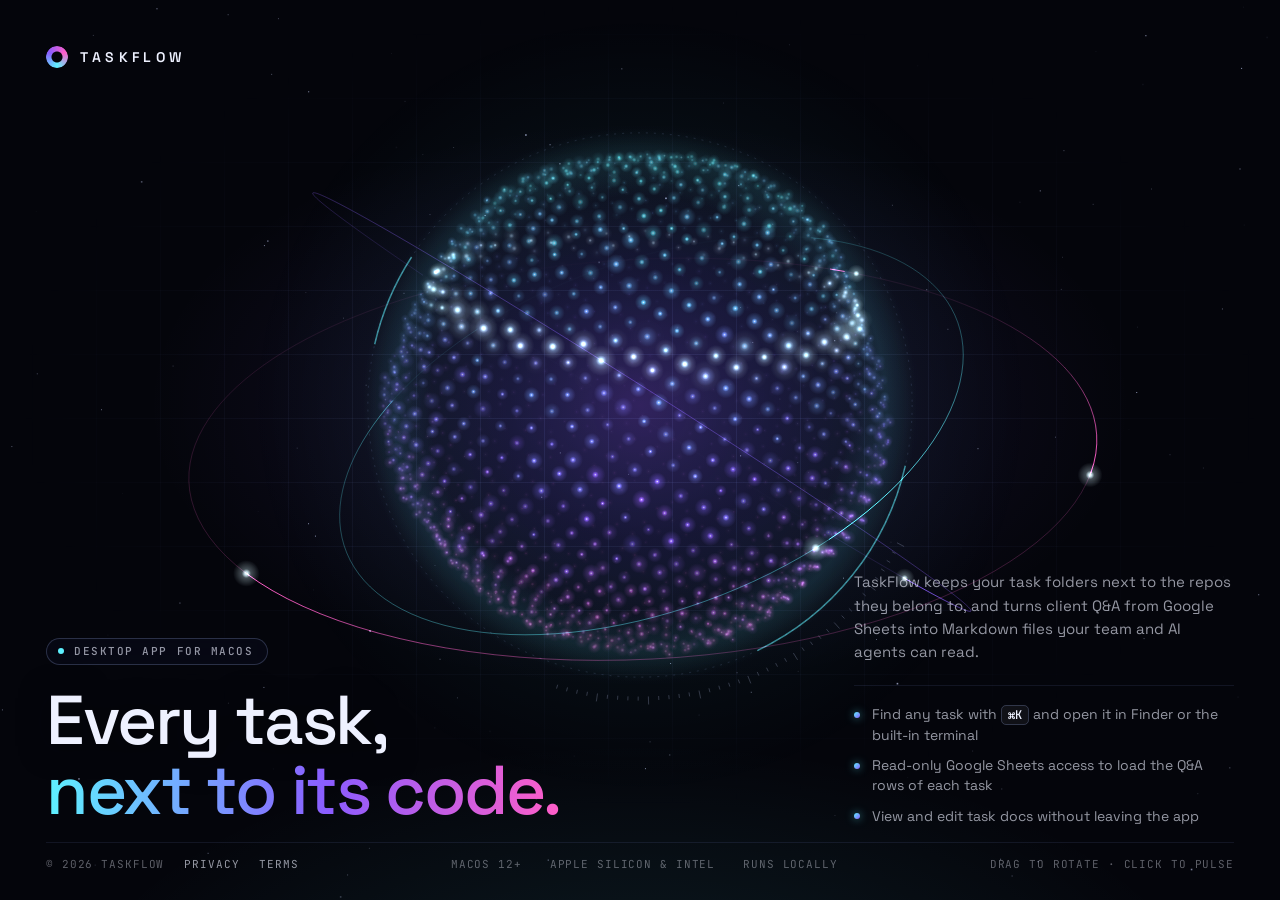
<file: index.html>
<!doctype html>
<html lang="en">
<head>
  <meta charset="utf-8" />
  <meta name="viewport" content="width=device-width, initial-scale=1, viewport-fit=cover" />
  <title>TaskFlow · Task folders, repos and client Q&amp;A in one macOS app</title>
  <meta name="description" content="TaskFlow is a macOS app that keeps task folders next to the repos they belong to, with ⌘K search, a built-in terminal and client Q&amp;A pulled from Google Sheets as Markdown." />
  <meta name="robots" content="index, follow" />
  <link rel="canonical" href="https://bsv-hainguyen.github.io/landing/" />
  <meta name="theme-color" content="#04050b" />
  <meta name="color-scheme" content="dark" />

  <!-- Icons -->
  <link rel="icon" href="favicon.ico" sizes="32x32" />
  <link rel="icon" href="favicon.svg" type="image/svg+xml" />
  <link rel="apple-touch-icon" href="apple-touch-icon.png" />

  <!-- Open Graph -->
  <meta property="og:type" content="website" />
  <meta property="og:site_name" content="TaskFlow" />
  <meta property="og:locale" content="en_US" />
  <meta property="og:url" content="https://bsv-hainguyen.github.io/landing/" />
  <meta property="og:title" content="TaskFlow · Every task, next to its code" />
  <meta property="og:description" content="A macOS app that keeps task folders next to their repos and turns client Q&amp;A from Google Sheets into Markdown." />
  <meta property="og:image" content="https://bsv-hainguyen.github.io/landing/og-image.png" />
  <meta property="og:image:width" content="1200" />
  <meta property="og:image:height" content="630" />
  <meta property="og:image:alt" content="TaskFlow: a glowing particle globe next to the headline Every task, next to its code." />

  <!-- Twitter / X -->
  <meta name="twitter:card" content="summary_large_image" />
  <meta name="twitter:title" content="TaskFlow · Every task, next to its code" />
  <meta name="twitter:description" content="A macOS app that keeps task folders next to their repos and turns client Q&amp;A from Google Sheets into Markdown." />
  <meta name="twitter:image" content="https://bsv-hainguyen.github.io/landing/og-image.png" />

  <script type="application/ld+json">
    {
      "@context": "https://schema.org",
      "@type": "SoftwareApplication",
      "name": "TaskFlow",
      "url": "https://bsv-hainguyen.github.io/landing/",
      "description": "A macOS app that keeps task folders next to the repos they belong to and turns client Q&A from Google Sheets into Markdown files.",
      "operatingSystem": "macOS 12 or later",
      "applicationCategory": "DeveloperApplication"
    }
  </script>

  <link rel="preconnect" href="https://fonts.googleapis.com" />
  <link rel="preconnect" href="https://fonts.gstatic.com" crossorigin />
  <link rel="stylesheet" href="https://fonts.googleapis.com/css2?family=JetBrains+Mono:wght@400;500&family=Space+Grotesk:wght@400;500;600&display=swap" />
  <link rel="stylesheet" href="styles.css" />
</head>
<body>
  <div class="backdrop" aria-hidden="true"></div>
  <canvas id="scene" aria-hidden="true"></canvas>

  <div class="page">
    <header class="nav reveal" style="--d: 0.05s">
      <div class="brand">
        <span class="brand-mark" aria-hidden="true"></span>
        <span>TASKFLOW</span>
      </div>
    </header>

    <main class="hero">
      <section class="copy">
        <p class="eyebrow reveal" style="--d: 0.25s">
          <span class="pulse-dot" aria-hidden="true"></span>
          Desktop app for macOS
        </p>
        <h1 class="reveal" style="--d: 0.35s">
          Every task,<br />
          <span class="grad">next to its code.</span>
        </h1>
      </section>

      <div class="aside">
        <p class="lead reveal" style="--d: 0.5s">
          TaskFlow keeps your task folders next to the repos they belong to,
          and turns client Q&amp;A from Google Sheets into Markdown files
          your team and AI agents can read.
        </p>
        <ul class="features reveal" style="--d: 0.6s">
          <li>Find any task with <kbd>⌘K</kbd> and open it in Finder or the built-in terminal</li>
          <li>Read-only Google Sheets access to load the Q&amp;A rows of each task</li>
          <li>View and edit task docs without leaving the app</li>
        </ul>
      </div>
    </main>

    <footer class="foot reveal" style="--d: 0.75s">
      <span class="foot-left">
        <span>&copy; 2026 TaskFlow</span>
        <nav class="legal" aria-label="Legal">
          <a href="privacy.html">Privacy</a>
          <a href="terms.html">Terms</a>
        </nav>
      </span>
      <span class="facts">
        <span>macOS 12+</span>
        <span>Apple Silicon &amp; Intel</span>
        <span>Runs locally</span>
      </span>
      <span class="hint" aria-hidden="true">Drag to rotate &middot; Click to pulse</span>
    </footer>
  </div>

  <script src="main.js"></script>
</body>
</html>
</file>
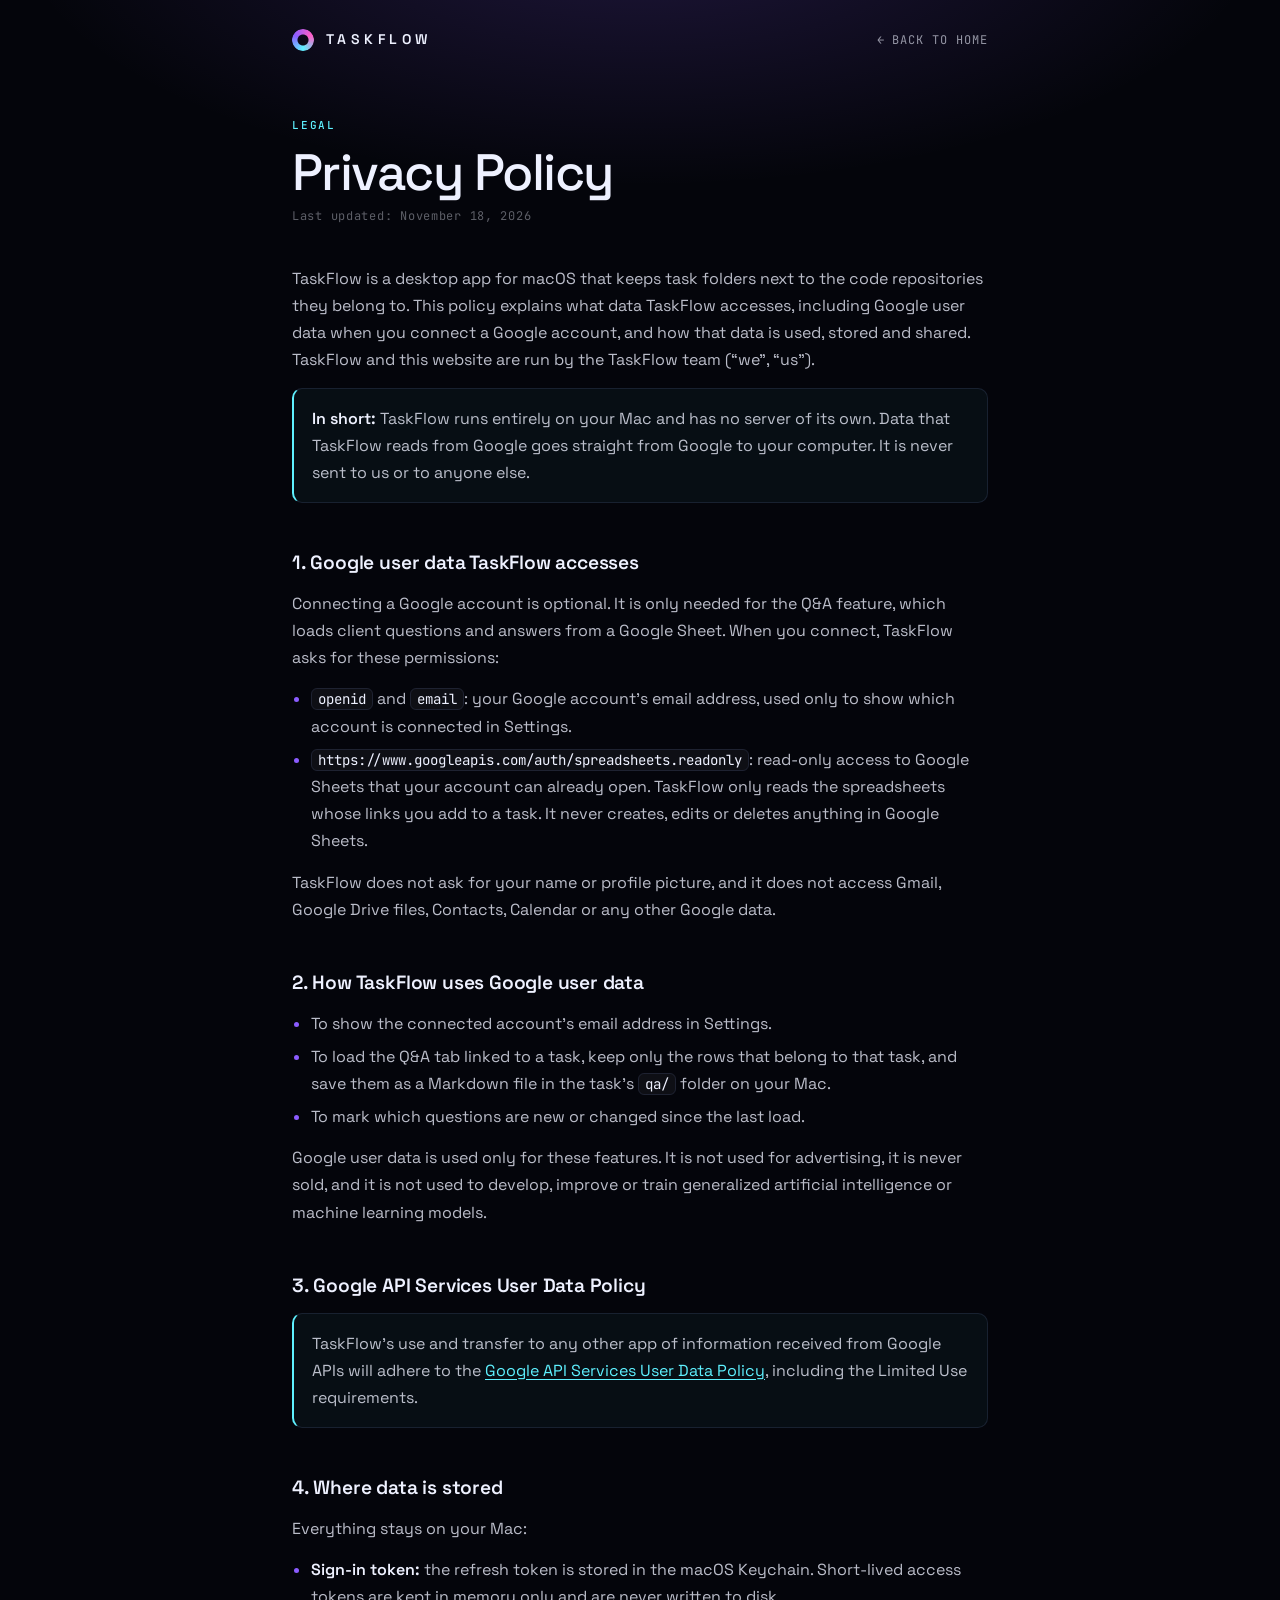
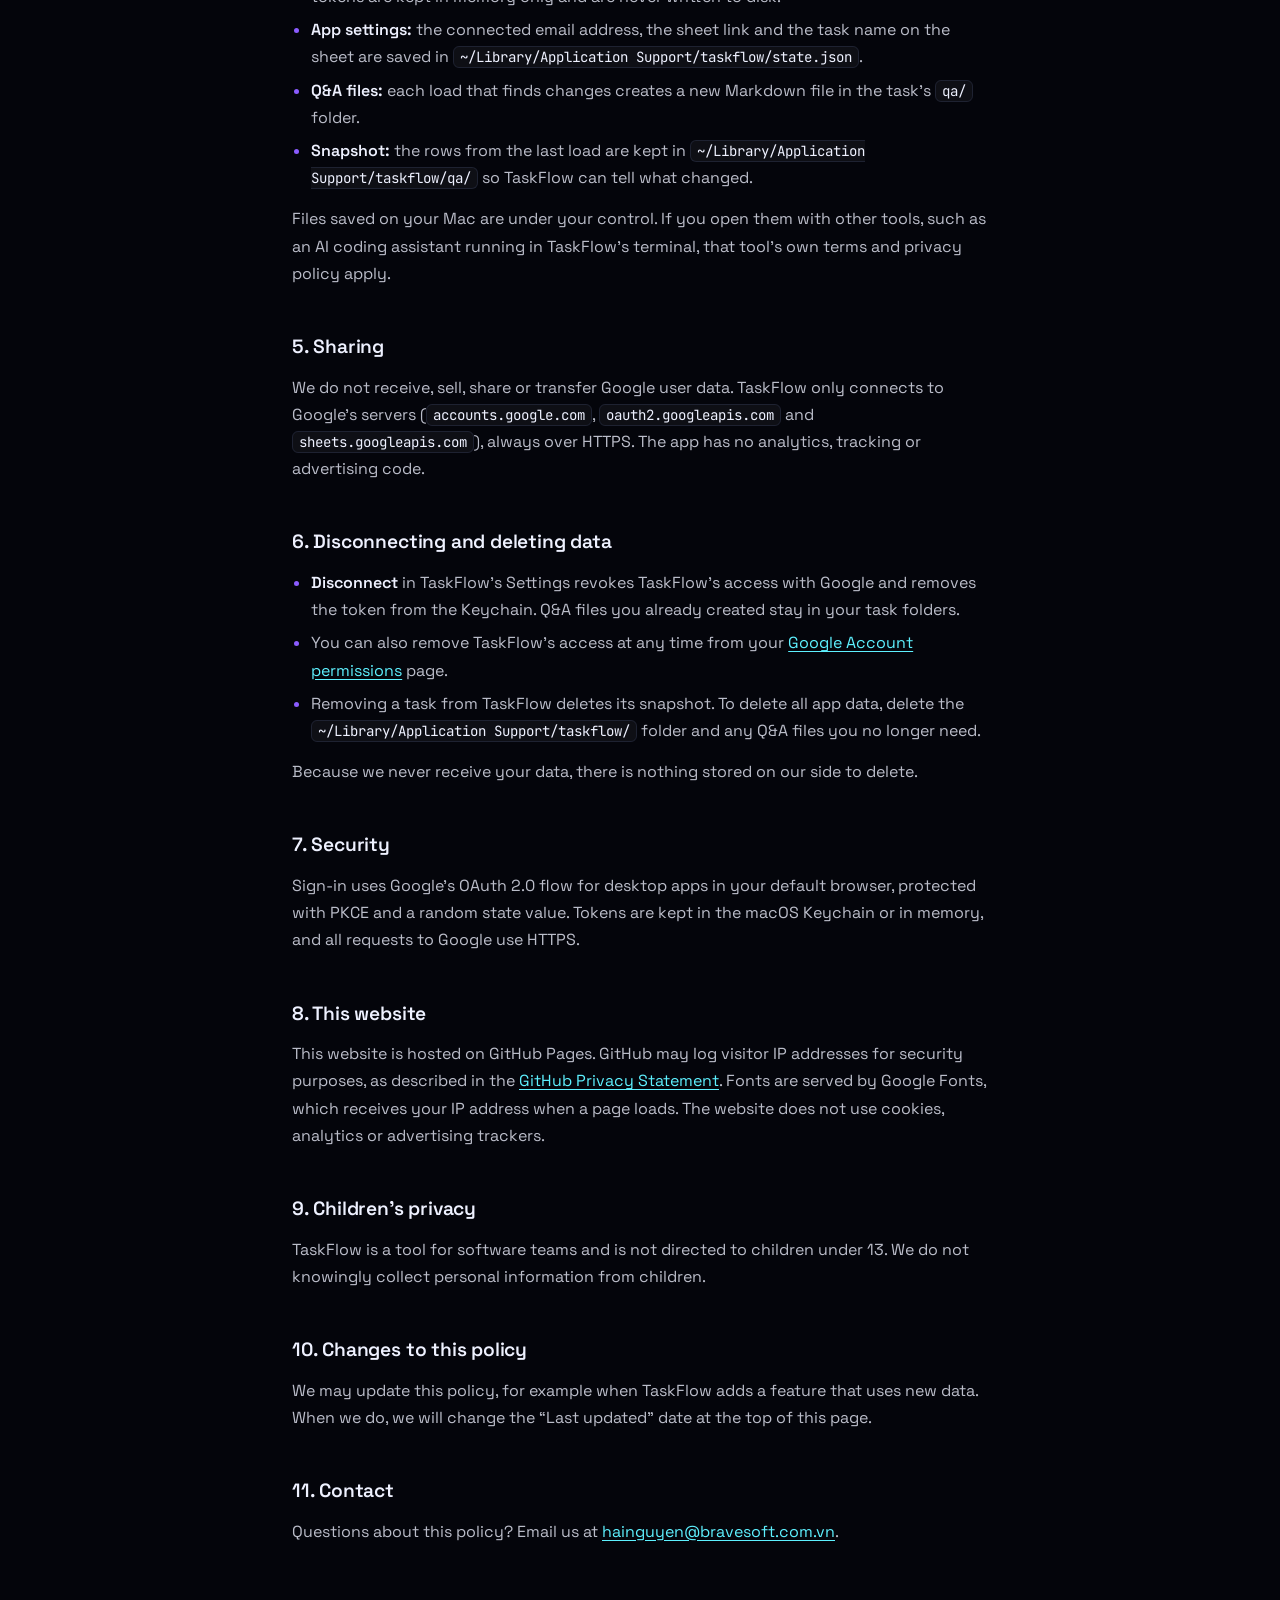
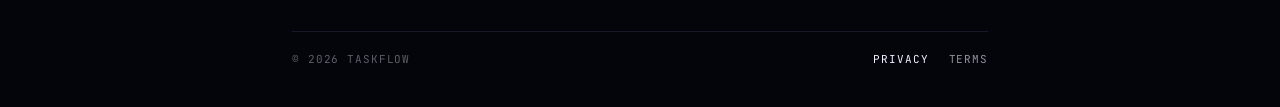
<file: privacy.html>
<!doctype html>
<html lang="en">
<head>
  <meta charset="utf-8" />
  <meta name="viewport" content="width=device-width, initial-scale=1, viewport-fit=cover" />
  <title>Privacy Policy · TaskFlow</title>
  <meta name="description" content="How the TaskFlow macOS app accesses, uses and stores data, including read-only Google Sheets data. Everything stays on your Mac." />
  <link rel="canonical" href="https://bsv-hainguyen.github.io/landing/privacy.html" />
  <meta name="theme-color" content="#04050b" />
  <meta name="color-scheme" content="dark" />
  <link rel="icon" href="favicon.ico" sizes="32x32" />
  <link rel="icon" href="favicon.svg" type="image/svg+xml" />
  <link rel="apple-touch-icon" href="apple-touch-icon.png" />
  <link rel="preconnect" href="https://fonts.googleapis.com" />
  <link rel="preconnect" href="https://fonts.gstatic.com" crossorigin />
  <link rel="stylesheet" href="https://fonts.googleapis.com/css2?family=JetBrains+Mono:wght@400;500&family=Space+Grotesk:wght@400;500;600&display=swap" />
  <link rel="stylesheet" href="legal.css" />
</head>
<body>
  <div class="wrap">
    <header class="top">
      <a class="brand" href="./" aria-label="TaskFlow home">
        <span class="brand-mark" aria-hidden="true"></span>
        <span>TASKFLOW</span>
      </a>
      <a class="back" href="./">&larr; Back to home</a>
    </header>

    <main>
      <p class="kicker">Legal</p>
      <h1>Privacy Policy</h1>
      <p class="updated">Last updated: November 18, 2026</p>

      <p>
        TaskFlow is a desktop app for macOS that keeps task folders next to the code repositories they belong to.
        This policy explains what data TaskFlow accesses, including Google user data when you connect a Google
        account, and how that data is used, stored and shared. TaskFlow and this website are run by the TaskFlow team
        (&ldquo;we&rdquo;, &ldquo;us&rdquo;).
      </p>

      <p class="note">
        <strong>In short:</strong> TaskFlow runs entirely on your Mac and has no server of its own. Data that TaskFlow
        reads from Google goes straight from Google to your computer. It is never sent to us or to anyone else.
      </p>

      <h2>1. Google user data TaskFlow accesses</h2>
      <p>
        Connecting a Google account is optional. It is only needed for the Q&amp;A feature, which loads client
        questions and answers from a Google Sheet. When you connect, TaskFlow asks for these permissions:
      </p>
      <ul>
        <li>
          <code>openid</code> and <code>email</code>: your Google account&rsquo;s email address, used only to show
          which account is connected in Settings.
        </li>
        <li>
          <code>https://www.googleapis.com/auth/spreadsheets.readonly</code>: read-only access to Google Sheets that
          your account can already open. TaskFlow only reads the spreadsheets whose links you add to a task. It never
          creates, edits or deletes anything in Google Sheets.
        </li>
      </ul>
      <p>
        TaskFlow does not ask for your name or profile picture, and it does not access Gmail, Google Drive files,
        Contacts, Calendar or any other Google data.
      </p>

      <h2>2. How TaskFlow uses Google user data</h2>
      <ul>
        <li>To show the connected account&rsquo;s email address in Settings.</li>
        <li>
          To load the Q&amp;A tab linked to a task, keep only the rows that belong to that task, and save them as a
          Markdown file in the task&rsquo;s <code>qa/</code> folder on your Mac.
        </li>
        <li>To mark which questions are new or changed since the last load.</li>
      </ul>
      <p>
        Google user data is used only for these features. It is not used for advertising, it is never sold, and it is
        not used to develop, improve or train generalized artificial intelligence or machine learning models.
      </p>

      <h2>3. Google API Services User Data Policy</h2>
      <p class="note">
        TaskFlow&rsquo;s use and transfer to any other app of information received from Google APIs will adhere to the
        <a href="https://developers.google.com/terms/api-services-user-data-policy" rel="noopener">Google API Services User Data Policy</a>,
        including the Limited Use requirements.
      </p>

      <h2>4. Where data is stored</h2>
      <p>Everything stays on your Mac:</p>
      <ul>
        <li>
          <strong>Sign-in token:</strong> the refresh token is stored in the macOS Keychain. Short-lived access tokens
          are kept in memory only and are never written to disk.
        </li>
        <li>
          <strong>App settings:</strong> the connected email address, the sheet link and the task name on the sheet
          are saved in <code>~/Library/Application Support/taskflow/state.json</code>.
        </li>
        <li>
          <strong>Q&amp;A files:</strong> each load that finds changes creates a new Markdown file in the task&rsquo;s
          <code>qa/</code> folder.
        </li>
        <li>
          <strong>Snapshot:</strong> the rows from the last load are kept in
          <code>~/Library/Application Support/taskflow/qa/</code> so TaskFlow can tell what changed.
        </li>
      </ul>
      <p>
        Files saved on your Mac are under your control. If you open them with other tools, such as an AI coding
        assistant running in TaskFlow&rsquo;s terminal, that tool&rsquo;s own terms and privacy policy apply.
      </p>

      <h2>5. Sharing</h2>
      <p>
        We do not receive, sell, share or transfer Google user data. TaskFlow only connects to Google&rsquo;s servers
        (<code>accounts.google.com</code>, <code>oauth2.googleapis.com</code> and <code>sheets.googleapis.com</code>),
        always over HTTPS. The app has no analytics, tracking or advertising code.
      </p>

      <h2>6. Disconnecting and deleting data</h2>
      <ul>
        <li>
          <strong>Disconnect</strong> in TaskFlow&rsquo;s Settings revokes TaskFlow&rsquo;s access with Google and
          removes the token from the Keychain. Q&amp;A files you already created stay in your task folders.
        </li>
        <li>
          You can also remove TaskFlow&rsquo;s access at any time from your
          <a href="https://myaccount.google.com/permissions" rel="noopener">Google Account permissions</a> page.
        </li>
        <li>
          Removing a task from TaskFlow deletes its snapshot. To delete all app data, delete the
          <code>~/Library/Application Support/taskflow/</code> folder and any Q&amp;A files you no longer need.
        </li>
      </ul>
      <p>Because we never receive your data, there is nothing stored on our side to delete.</p>

      <h2>7. Security</h2>
      <p>
        Sign-in uses Google&rsquo;s OAuth 2.0 flow for desktop apps in your default browser, protected with PKCE and a
        random state value. Tokens are kept in the macOS Keychain or in memory, and all requests to Google use HTTPS.
      </p>

      <h2>8. This website</h2>
      <p>
        This website is hosted on GitHub Pages. GitHub may log visitor IP addresses for security purposes, as described
        in the
        <a href="https://docs.github.com/en/site-policy/privacy-policies/github-general-privacy-statement" rel="noopener">GitHub Privacy Statement</a>.
        Fonts are served by Google Fonts, which receives your IP address when a page loads. The website does not use
        cookies, analytics or advertising trackers.
      </p>

      <h2>9. Children&rsquo;s privacy</h2>
      <p>
        TaskFlow is a tool for software teams and is not directed to children under 13. We do not knowingly collect
        personal information from children.
      </p>

      <h2>10. Changes to this policy</h2>
      <p>
        We may update this policy, for example when TaskFlow adds a feature that uses new data. When we do, we will
        change the &ldquo;Last updated&rdquo; date at the top of this page.
      </p>

      <h2>11. Contact</h2>
      <p>
        Questions about this policy? Email us at
        <a href="mailto:hainguyen@bravesoft.com.vn">hainguyen@bravesoft.com.vn</a>.
      </p>
    </main>

    <footer class="foot">
      <span>&copy; 2026 TaskFlow</span>
      <nav aria-label="Legal">
        <a href="privacy.html" aria-current="page">Privacy</a>
        <a href="terms.html">Terms</a>
      </nav>
    </footer>
  </div>
</body>
</html>
</file>
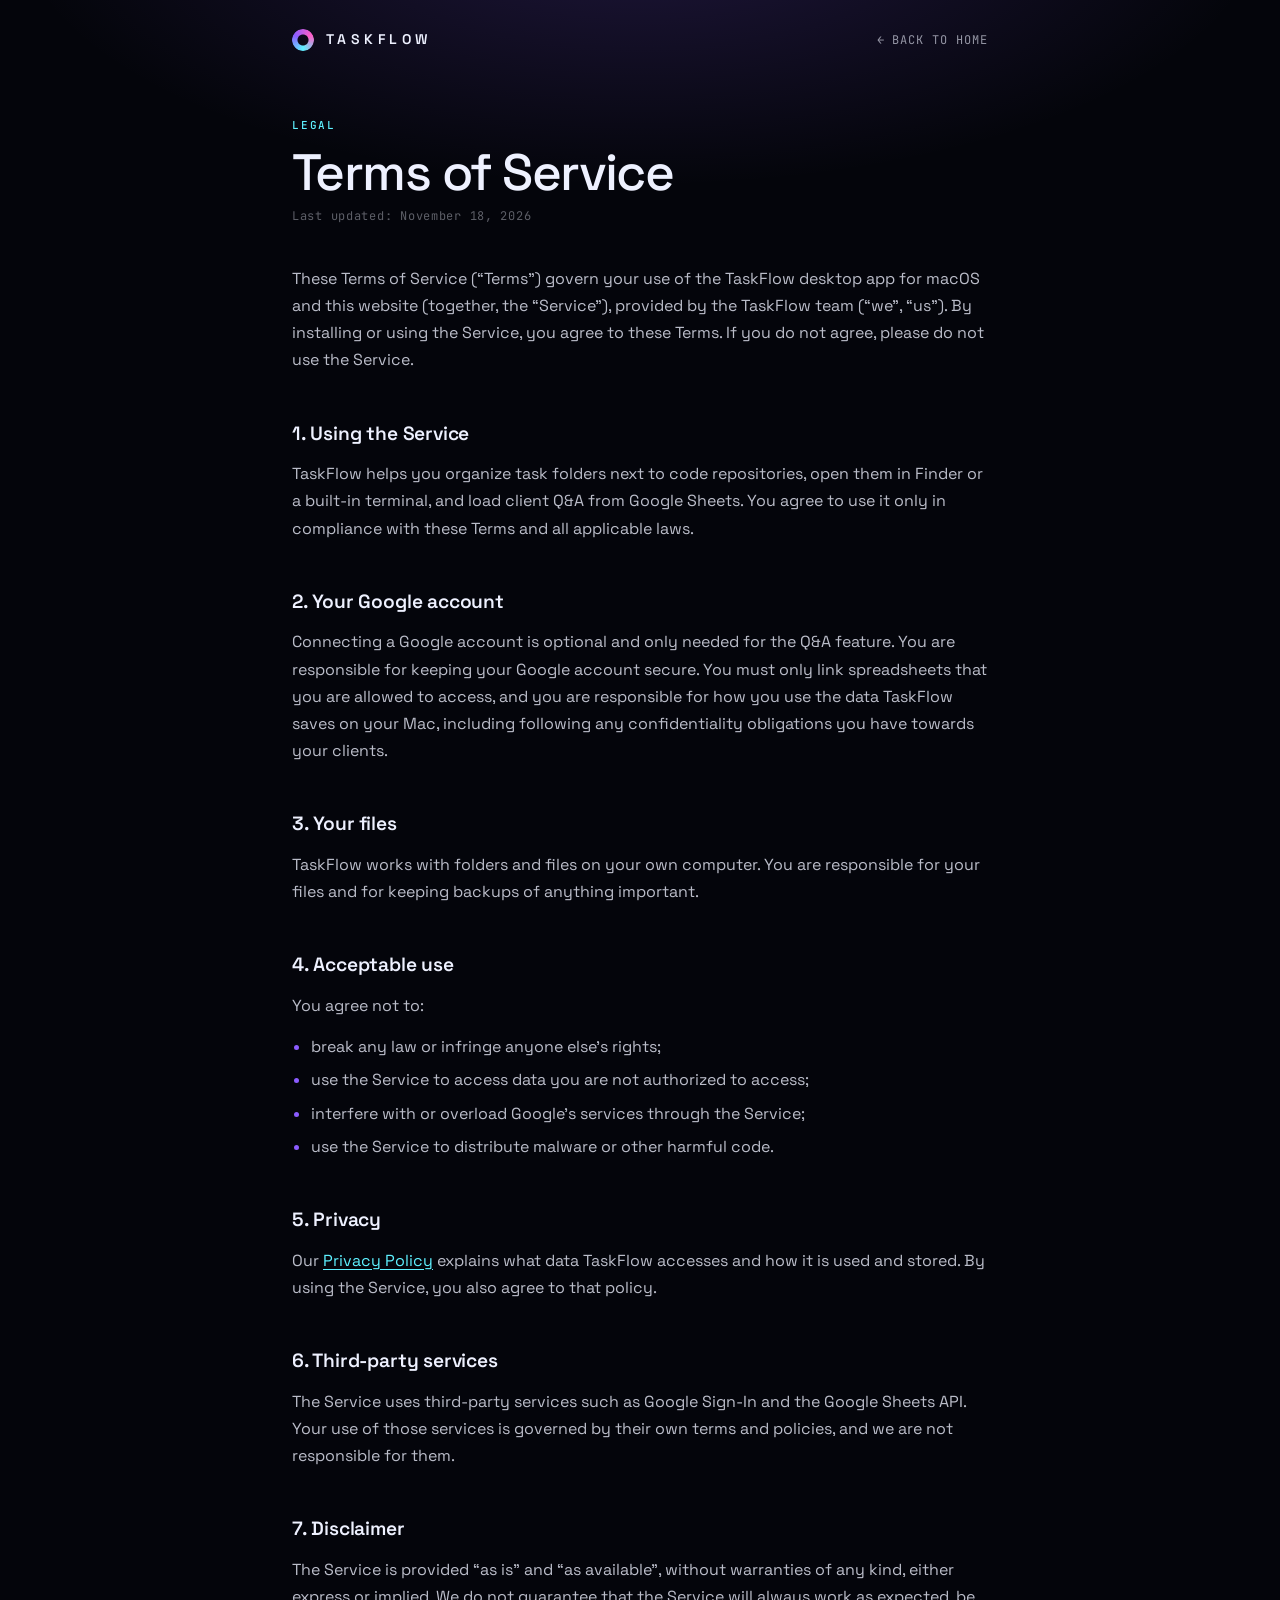
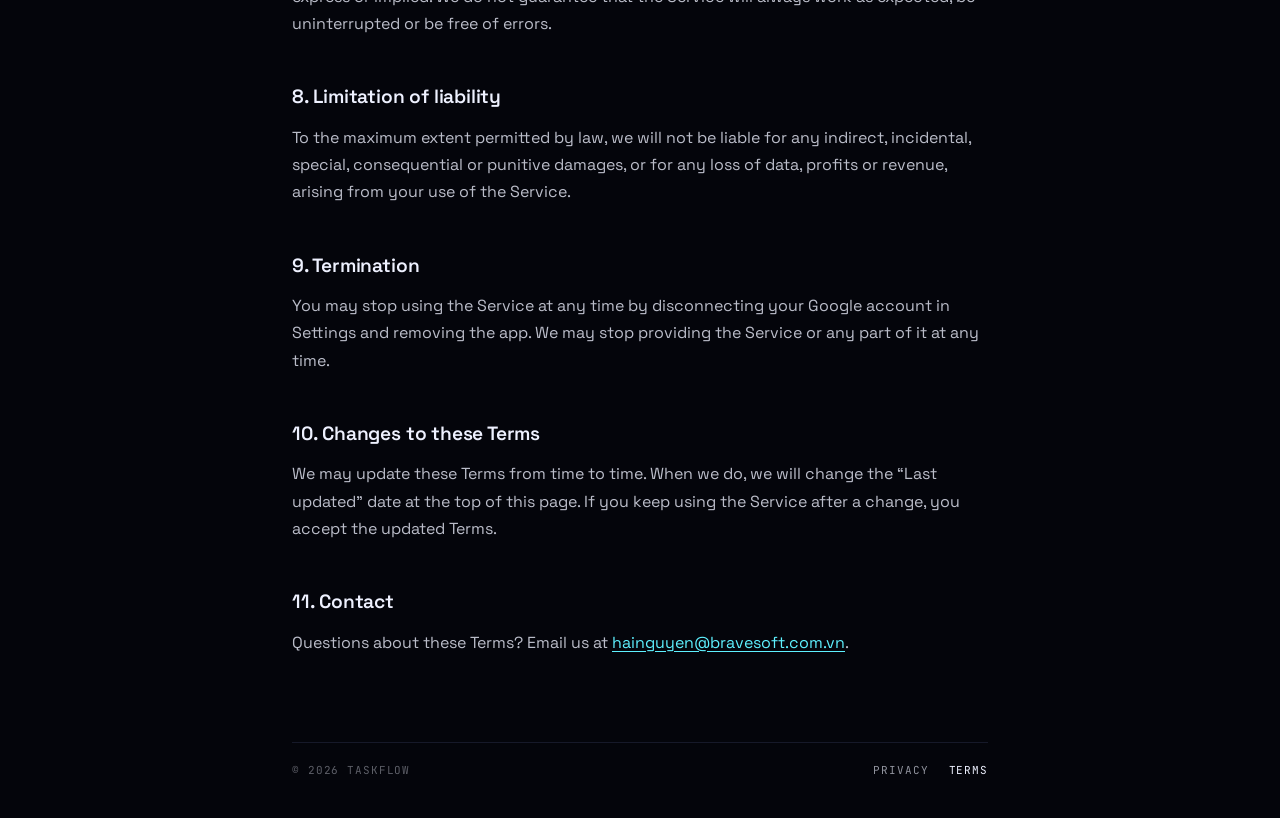
<file: terms.html>
<!doctype html>
<html lang="en">
<head>
  <meta charset="utf-8" />
  <meta name="viewport" content="width=device-width, initial-scale=1, viewport-fit=cover" />
  <title>Terms of Service · TaskFlow</title>
  <meta name="description" content="The terms that govern your use of the TaskFlow macOS app and this website." />
  <link rel="canonical" href="https://bsv-hainguyen.github.io/landing/terms.html" />
  <meta name="theme-color" content="#04050b" />
  <meta name="color-scheme" content="dark" />
  <link rel="icon" href="favicon.ico" sizes="32x32" />
  <link rel="icon" href="favicon.svg" type="image/svg+xml" />
  <link rel="apple-touch-icon" href="apple-touch-icon.png" />
  <link rel="preconnect" href="https://fonts.googleapis.com" />
  <link rel="preconnect" href="https://fonts.gstatic.com" crossorigin />
  <link rel="stylesheet" href="https://fonts.googleapis.com/css2?family=JetBrains+Mono:wght@400;500&family=Space+Grotesk:wght@400;500;600&display=swap" />
  <link rel="stylesheet" href="legal.css" />
</head>
<body>
  <div class="wrap">
    <header class="top">
      <a class="brand" href="./" aria-label="TaskFlow home">
        <span class="brand-mark" aria-hidden="true"></span>
        <span>TASKFLOW</span>
      </a>
      <a class="back" href="./">&larr; Back to home</a>
    </header>

    <main>
      <p class="kicker">Legal</p>
      <h1>Terms of Service</h1>
      <p class="updated">Last updated: November 18, 2026</p>

      <p>
        These Terms of Service (&ldquo;Terms&rdquo;) govern your use of the TaskFlow desktop app for macOS and this
        website (together, the &ldquo;Service&rdquo;), provided by the TaskFlow team (&ldquo;we&rdquo;,
        &ldquo;us&rdquo;). By installing or using the Service, you agree to these Terms. If you do not agree, please do
        not use the Service.
      </p>

      <h2>1. Using the Service</h2>
      <p>
        TaskFlow helps you organize task folders next to code repositories, open them in Finder or a built-in terminal,
        and load client Q&amp;A from Google Sheets. You agree to use it only in compliance with these Terms and all
        applicable laws.
      </p>

      <h2>2. Your Google account</h2>
      <p>
        Connecting a Google account is optional and only needed for the Q&amp;A feature. You are responsible for keeping
        your Google account secure. You must only link spreadsheets that you are allowed to access, and you are
        responsible for how you use the data TaskFlow saves on your Mac, including following any confidentiality
        obligations you have towards your clients.
      </p>

      <h2>3. Your files</h2>
      <p>
        TaskFlow works with folders and files on your own computer. You are responsible for your files and for keeping
        backups of anything important.
      </p>

      <h2>4. Acceptable use</h2>
      <p>You agree not to:</p>
      <ul>
        <li>break any law or infringe anyone else&rsquo;s rights;</li>
        <li>use the Service to access data you are not authorized to access;</li>
        <li>interfere with or overload Google&rsquo;s services through the Service;</li>
        <li>use the Service to distribute malware or other harmful code.</li>
      </ul>

      <h2>5. Privacy</h2>
      <p>
        Our <a href="privacy.html">Privacy Policy</a> explains what data TaskFlow accesses and how it is used and stored.
        By using the Service, you also agree to that policy.
      </p>

      <h2>6. Third-party services</h2>
      <p>
        The Service uses third-party services such as Google Sign-In and the Google Sheets API. Your use of those
        services is governed by their own terms and policies, and we are not responsible for them.
      </p>

      <h2>7. Disclaimer</h2>
      <p>
        The Service is provided &ldquo;as is&rdquo; and &ldquo;as available&rdquo;, without warranties of any kind,
        either express or implied. We do not guarantee that the Service will always work as expected, be uninterrupted
        or be free of errors.
      </p>

      <h2>8. Limitation of liability</h2>
      <p>
        To the maximum extent permitted by law, we will not be liable for any indirect, incidental, special,
        consequential or punitive damages, or for any loss of data, profits or revenue, arising from your use of the
        Service.
      </p>

      <h2>9. Termination</h2>
      <p>
        You may stop using the Service at any time by disconnecting your Google account in Settings and removing the
        app. We may stop providing the Service or any part of it at any time.
      </p>

      <h2>10. Changes to these Terms</h2>
      <p>
        We may update these Terms from time to time. When we do, we will change the &ldquo;Last updated&rdquo; date at
        the top of this page. If you keep using the Service after a change, you accept the updated Terms.
      </p>

      <h2>11. Contact</h2>
      <p>
        Questions about these Terms? Email us at
        <a href="mailto:hainguyen@bravesoft.com.vn">hainguyen@bravesoft.com.vn</a>.
      </p>
    </main>

    <footer class="foot">
      <span>&copy; 2026 TaskFlow</span>
      <nav aria-label="Legal">
        <a href="privacy.html">Privacy</a>
        <a href="terms.html" aria-current="page">Terms</a>
      </nav>
    </footer>
  </div>
</body>
</html>
</file>
<file: styles.css>
:root {
  --bg: #04050b;
  --fg: #eef1ff;
  --muted: rgba(238, 241, 255, 0.62);
  --faint: rgba(238, 241, 255, 0.38);
  --line: rgba(150, 170, 255, 0.1);
  --line-strong: rgba(170, 190, 255, 0.22);
  --cyan: #5ef1ff;
  --violet: #8b5cff;
  --pink: #ff5ec8;
  --pad: clamp(16px, 3.6vw, 48px);
  --font: "Space Grotesk", ui-sans-serif, system-ui, -apple-system, "Segoe UI", Roboto, sans-serif;
  --mono: "JetBrains Mono", ui-monospace, SFMono-Regular, Menlo, Consolas, monospace;
  color-scheme: dark;
}

*,
*::before,
*::after {
  box-sizing: border-box;
}

* {
  margin: 0;
  padding: 0;
}

html,
body {
  height: 100%;
}

body {
  height: 100vh;
  height: 100dvh;
  overflow: hidden;
  background: var(--bg);
  color: var(--fg);
  font-family: var(--font);
  -webkit-font-smoothing: antialiased;
  -moz-osx-font-smoothing: grayscale;
  /* one-finger drags rotate the globe, pinch-zoom still works */
  touch-action: pinch-zoom;
}

body.is-dragging {
  cursor: grabbing;
  user-select: none;
  -webkit-user-select: none;
}

/* ---------- background layers ---------- */

.backdrop {
  position: fixed;
  inset: 0;
  z-index: 0;
  pointer-events: none;
  background:
    radial-gradient(55% 45% at 50% 45%, rgba(139, 92, 255, 0.14), transparent 70%),
    radial-gradient(70% 50% at 50% 115%, rgba(94, 241, 255, 0.1), transparent 65%),
    var(--bg);
}

.backdrop::before {
  content: "";
  position: absolute;
  inset: 0;
  background-image:
    linear-gradient(var(--line) 1px, transparent 1px),
    linear-gradient(90deg, var(--line) 1px, transparent 1px);
  background-size: 64px 64px;
  background-position: center;
  -webkit-mask-image: radial-gradient(ellipse 65% 60% at 50% 45%, #000 10%, transparent 75%);
  mask-image: radial-gradient(ellipse 65% 60% at 50% 45%, #000 10%, transparent 75%);
}

#scene {
  position: fixed;
  inset: 0;
  z-index: 1;
  display: block;
  width: 100%;
  height: 100%;
  opacity: 0;
  transition: opacity 1.4s ease;
}

#scene.ready {
  opacity: 1;
}

/* ---------- layout ---------- */

.page {
  position: relative;
  z-index: 2;
  height: 100vh;
  height: 100dvh;
  display: grid;
  grid-template-rows: auto 1fr auto;
  gap: 16px;
  padding: var(--pad);
  padding-top: max(var(--pad), env(safe-area-inset-top));
  padding-bottom: max(calc(var(--pad) * 0.6), env(safe-area-inset-bottom));
}

.nav {
  display: flex;
  align-items: center;
  justify-content: space-between;
  gap: 24px;
}

.brand {
  display: inline-flex;
  align-items: center;
  gap: 12px;
  color: var(--fg);
  font-weight: 600;
  font-size: 14px;
  letter-spacing: 0.32em;
}

.brand-mark {
  width: 22px;
  height: 22px;
  border-radius: 50%;
  background: conic-gradient(from 180deg, var(--cyan), var(--violet), var(--pink), var(--cyan));
  -webkit-mask: radial-gradient(circle, transparent 5px, #000 6px);
  mask: radial-gradient(circle, transparent 5px, #000 6px);
  animation: spin 6s linear infinite;
}

.hero {
  display: flex;
  align-items: flex-end;
  justify-content: space-between;
  gap: 40px;
  min-height: 0;
}

.copy {
  max-width: 680px;
}

.eyebrow {
  display: inline-flex;
  align-items: center;
  gap: 10px;
  padding: 7px 14px 7px 11px;
  border: 1px solid var(--line-strong);
  border-radius: 999px;
  background: rgba(10, 12, 28, 0.55);
  -webkit-backdrop-filter: blur(10px);
  backdrop-filter: blur(10px);
  color: var(--muted);
  font: 500 11px/1 var(--mono);
  letter-spacing: 0.14em;
  text-transform: uppercase;
}

.pulse-dot {
  width: 6px;
  height: 6px;
  border-radius: 50%;
  background: var(--cyan);
  animation: ping 2.2s ease-out infinite;
}

h1 {
  margin-top: 20px;
  font-weight: 500;
  font-size: clamp(2.25rem, min(5.4vw, 8.2vh), 4.75rem);
  line-height: 1.02;
  letter-spacing: -0.035em;
  text-shadow: 0 2px 30px rgba(4, 5, 11, 0.6);
}

.grad {
  background: linear-gradient(90deg, var(--cyan), var(--violet) 55%, var(--pink));
  -webkit-background-clip: text;
  background-clip: text;
  color: transparent;
  text-shadow: none;
}

.aside {
  display: flex;
  flex-direction: column;
  align-items: flex-start;
  gap: 22px;
  max-width: 380px;
}

.lead {
  color: var(--muted);
  font-size: clamp(15px, 1.15vw, 17px);
  line-height: 1.55;
}

.features {
  display: grid;
  gap: 10px;
  width: 100%;
  padding-top: 18px;
  border-top: 1px solid var(--line);
  list-style: none;
}

.features li {
  position: relative;
  padding-left: 18px;
  color: var(--muted);
  font-size: 14px;
  line-height: 1.45;
}

.features li::before {
  content: "";
  position: absolute;
  top: 0.55em;
  left: 0;
  width: 6px;
  height: 6px;
  border-radius: 50%;
  background: linear-gradient(135deg, var(--cyan), var(--violet));
  box-shadow: 0 0 8px rgba(94, 241, 255, 0.6);
}

kbd {
  padding: 1px 6px;
  border: 1px solid var(--line-strong);
  border-radius: 5px;
  background: rgba(255, 255, 255, 0.05);
  color: var(--fg);
  font: 500 12px/1 var(--mono);
}

/* ---------- footer ---------- */

.foot {
  display: flex;
  align-items: center;
  justify-content: space-between;
  gap: 16px;
  padding-top: 14px;
  border-top: 1px solid var(--line);
  color: var(--faint);
  font: 400 11px/1.4 var(--mono);
  letter-spacing: 0.08em;
  text-transform: uppercase;
}

.foot-left,
.legal {
  display: flex;
  align-items: center;
  gap: 20px;
}

.legal a {
  color: var(--muted);
  text-decoration: none;
  transition: color 0.2s ease;
}

.legal a:hover {
  color: var(--fg);
}

.legal a:focus-visible {
  outline: 2px solid var(--cyan);
  outline-offset: 3px;
  border-radius: 2px;
}

.facts {
  display: flex;
  gap: 28px;
}

/* ---------- motion ---------- */

.reveal {
  opacity: 0;
  transform: translateY(14px);
  animation: rise 0.9s cubic-bezier(0.2, 0.7, 0.2, 1) forwards;
  animation-delay: var(--d, 0s);
}

@keyframes rise {
  to {
    opacity: 1;
    transform: none;
  }
}

@keyframes spin {
  to {
    transform: rotate(360deg);
  }
}

@keyframes ping {
  0% {
    box-shadow: 0 0 0 0 rgba(94, 241, 255, 0.6);
  }
  80%,
  100% {
    box-shadow: 0 0 0 8px rgba(94, 241, 255, 0);
  }
}

@media (prefers-reduced-motion: reduce) {
  .reveal {
    opacity: 1;
    transform: none;
    animation: none;
  }

  .brand-mark,
  .pulse-dot {
    animation: none;
  }
}

/* ---------- responsive ---------- */

@media (max-width: 960px) {
  .facts {
    display: none;
  }
}

/* the feature list only fits next to the globe on large screens */
@media (max-width: 1099px), (max-height: 759px) {
  .features {
    display: none;
  }
}

@media (max-width: 720px) {
  .hero {
    flex-direction: column;
    align-items: stretch;
    justify-content: flex-end;
    gap: 18px;
  }

  h1 {
    margin-top: 14px;
  }

  .aside {
    max-width: none;
  }

  .hint {
    display: none;
  }
}

@media (max-height: 560px) {
  .eyebrow,
  .lead {
    display: none;
  }

  h1 {
    margin-top: 0;
  }
}
</file>
<file: legal.css>
:root {
  --bg: #04050b;
  --fg: #eef1ff;
  --body: rgba(238, 241, 255, 0.78);
  --muted: rgba(238, 241, 255, 0.6);
  --faint: rgba(238, 241, 255, 0.38);
  --line: rgba(150, 170, 255, 0.12);
  --cyan: #5ef1ff;
  --violet: #8b5cff;
  --pink: #ff5ec8;
  --pad: clamp(16px, 4vw, 32px);
  --font: "Space Grotesk", ui-sans-serif, system-ui, -apple-system, "Segoe UI", Roboto, sans-serif;
  --mono: "JetBrains Mono", ui-monospace, SFMono-Regular, Menlo, Consolas, monospace;
  color-scheme: dark;
}

*,
*::before,
*::after {
  box-sizing: border-box;
}

body {
  margin: 0;
  min-height: 100vh;
  background:
    radial-gradient(70% 380px at 50% -80px, rgba(139, 92, 255, 0.2), transparent 70%),
    var(--bg);
  color: var(--fg);
  font-family: var(--font);
  line-height: 1.7;
  -webkit-font-smoothing: antialiased;
  -moz-osx-font-smoothing: grayscale;
}

.wrap {
  max-width: 760px;
  margin: 0 auto;
  padding: 0 var(--pad);
}

a {
  color: var(--cyan);
  text-underline-offset: 3px;
}

a:focus-visible {
  outline: 2px solid var(--cyan);
  outline-offset: 3px;
  border-radius: 4px;
}

/* ---------- header ---------- */

.top {
  display: flex;
  align-items: center;
  justify-content: space-between;
  gap: 16px;
  padding: 28px 0;
}

.brand {
  display: inline-flex;
  align-items: center;
  gap: 12px;
  color: var(--fg);
  text-decoration: none;
  font-weight: 600;
  font-size: 14px;
  letter-spacing: 0.32em;
}

.brand-mark {
  width: 22px;
  height: 22px;
  border-radius: 50%;
  background: conic-gradient(from 180deg, var(--cyan), var(--violet), var(--pink), var(--cyan));
  -webkit-mask: radial-gradient(circle, transparent 5px, #000 6px);
  mask: radial-gradient(circle, transparent 5px, #000 6px);
  animation: spin 6s linear infinite;
}

.back {
  color: var(--muted);
  font: 400 12px/1 var(--mono);
  letter-spacing: 0.08em;
  text-transform: uppercase;
  text-decoration: none;
  transition: color 0.2s ease;
}

.back:hover {
  color: var(--fg);
}

/* ---------- content ---------- */

main {
  padding: 40px 0 72px;
}

.kicker {
  margin: 0;
  color: var(--cyan);
  font: 500 11px/1 var(--mono);
  letter-spacing: 0.16em;
  text-transform: uppercase;
}

h1 {
  margin: 14px 0 8px;
  font-size: clamp(2.1rem, 6vw, 3.2rem);
  font-weight: 500;
  line-height: 1.08;
  letter-spacing: -0.03em;
}

.updated {
  margin: 0 0 40px;
  color: var(--faint);
  font: 400 12px/1.4 var(--mono);
  letter-spacing: 0.06em;
}

h2 {
  margin: 44px 0 10px;
  font-size: 1.2rem;
  font-weight: 600;
  letter-spacing: -0.01em;
}

p,
li {
  color: var(--body);
  font-size: 16px;
}

p {
  margin: 0 0 14px;
}

ul {
  margin: 0 0 14px;
  padding-left: 1.2em;
}

li {
  margin: 6px 0;
}

li::marker {
  color: var(--violet);
}

strong {
  color: var(--fg);
  font-weight: 600;
}

code {
  padding: 1px 6px;
  border: 1px solid var(--line);
  border-radius: 6px;
  background: rgba(255, 255, 255, 0.04);
  color: var(--fg);
  font: 400 0.88em/1 var(--mono);
}

.note {
  margin: 0 0 14px;
  padding: 16px 18px;
  border: 1px solid var(--line);
  border-left: 2px solid var(--cyan);
  border-radius: 10px;
  background: rgba(94, 241, 255, 0.04);
}

/* ---------- footer ---------- */

.foot {
  display: flex;
  flex-wrap: wrap;
  align-items: center;
  justify-content: space-between;
  gap: 12px 24px;
  padding: 20px 0 40px;
  border-top: 1px solid var(--line);
  color: var(--faint);
  font: 400 11px/1.4 var(--mono);
  letter-spacing: 0.08em;
  text-transform: uppercase;
}

.foot nav {
  display: flex;
  gap: 20px;
}

.foot a {
  color: var(--muted);
  text-decoration: none;
}

.foot a:hover,
.foot a[aria-current="page"] {
  color: var(--fg);
}

@keyframes spin {
  to {
    transform: rotate(360deg);
  }
}

@media (prefers-reduced-motion: reduce) {
  .brand-mark {
    animation: none;
  }
}
</file>
